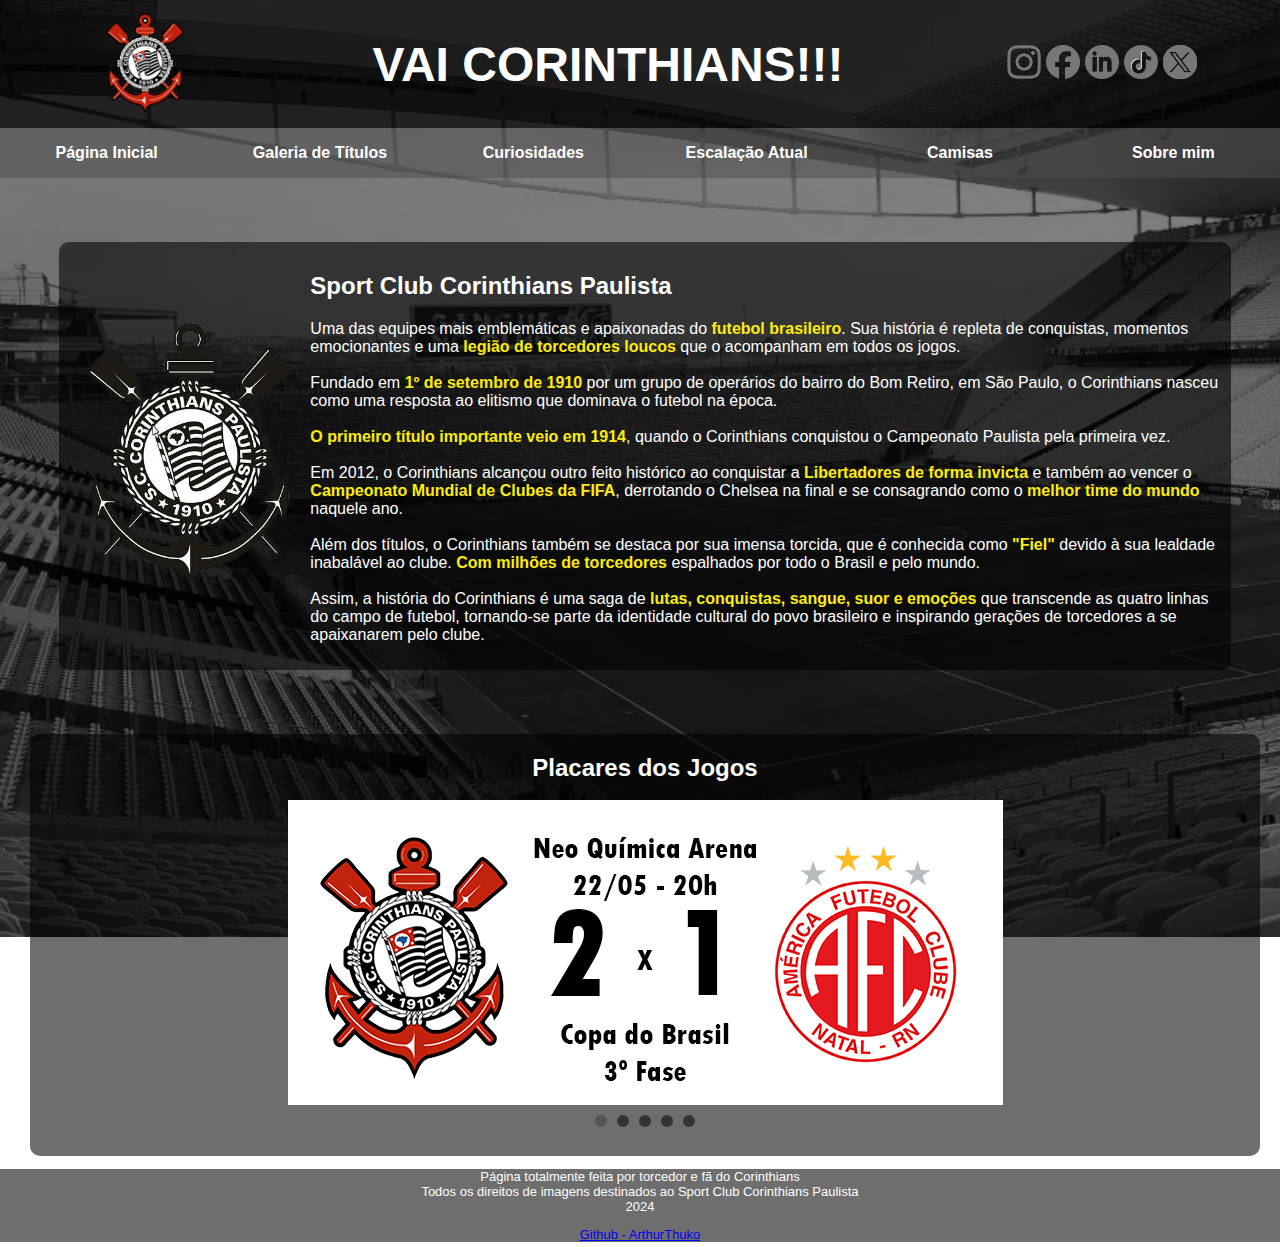
<file: index.html>
<!DOCTYPE html>
<html lang="pt-br">
<head>
    <meta charset="UTF-8">
    <meta name="viewport" content="width=device-width, initial-scale=1.0">
    <title>BandoDeLoucos.com | Página Fã Corinthians</title>
    <link rel="stylesheet" href="css/style.css">
    <link rel="icon" href="images/Corinthians Logos/Icone_Corinthians.png" type="image/png">
    <script src="js/plugins/jquery.min.js"></script>
    <script src="js/plugins/bxslider.js"></script>
    <script src="js/script.js"></script>
</head>
<body>
    <header>
        <img src="images/Corinthians Logos/Corinthians_Logo.png" alt="Logo Corinthians">
        <h1>VAI CORINTHIANS!!!</h1>
        <div>
            <a href="https://www.instagram.com/corinthians/" target="_blank"><img src="images/Redes Sociais Icons/Insta_Logo.png" alt="Instagram"></a>
            <a href="https://www.facebook.com/corinthians/?locale=pt_BR" target="_blank"><img src="images/Redes Sociais Icons/Facebook_Logo.png" alt="Facebook"></a>
            <a href="https://br.linkedin.com/company/sccorinthians" target="_blank"><img src="images/Redes Sociais Icons/Linkedin_Logo.png" alt="Linkedin"></a>
            <a href="https://www.tiktok.com/@corinthians" target="_blank"><img src="images/Redes Sociais Icons/Tiktok_Logo.png" alt="TikTok"></a>
            <a href="https://x.com/Corinthians?ref_src=twsrc%5Egoogle%7Ctwcamp%5Eserp%7Ctwgr%5Eauthor" target="_blank"><img src="images/Redes Sociais Icons/X_Logo.png" alt="X"></a>
        </div>
    </header>

    <nav>
        <ul>
            <li><a href="#">Página Inicial</a></li>
            <li><a href="pages/titulos.html">Galeria de Títulos</a></li>
            <li><a href="pages/curiosidades.html">Curiosidades</a></li>
            <li><a href="pages/escalacao.html">Escalação Atual</a></li>
            <li><a href="pages/camisas.html">Camisas</a></li>
            <li><a href="pages/sobre_mim.html">Sobre mim</a></li>
        </ul>
    </nav>

    <article>
        <div class="post">
            <img src="images/Corinthians Logos/Corinthians_Logo_BP2.png" alt="Logo do Corinthians">
            <div>
                <h2>Sport Club Corinthians Paulista</h2>
                <p>
                Uma das equipes mais emblemáticas e apaixonadas do <strong>futebol brasileiro</strong>. Sua história é repleta de conquistas, momentos emocionantes e uma <strong>legião de torcedores loucos</strong> que o acompanham em todos os jogos.<br>
                <br>Fundado em <strong>1º de setembro de 1910</strong> por um grupo de operários do bairro do Bom Retiro, em São Paulo, o Corinthians nasceu como uma resposta ao elitismo que dominava o futebol na época.<br>
                <br><strong>O primeiro título importante veio em 1914</strong>, quando o Corinthians conquistou o Campeonato Paulista pela primeira vez.<br>
                <br>Em 2012, o Corinthians alcançou outro feito histórico ao conquistar a <strong>Libertadores de forma invicta</strong> e também ao vencer o <strong>Campeonato Mundial de Clubes da FIFA</strong>, derrotando o Chelsea na final e se consagrando como o <strong>melhor time do mundo</strong> naquele ano.<br>
                <br>Além dos títulos, o Corinthians também se destaca por sua imensa torcida, que é conhecida como <strong>"Fiel"</strong> devido à sua lealdade inabalável ao clube. <strong>Com milhões de torcedores</strong> espalhados por todo o Brasil e pelo mundo.<br>
                <br>Assim, a história do Corinthians é uma saga de <strong>lutas, conquistas, sangue, suor e emoções</strong> que transcende as quatro linhas do campo de futebol, tornando-se parte da identidade cultural do povo brasileiro e inspirando gerações de torcedores a se apaixanarem pelo clube.<br>
                </p>
            </div>
        </div>

        <div id="jogos">
            <h2>Placares dos Jogos</h2>
            <div class="container">
                <ul>
                    <li><img src="images/Placares/América de Natal.jpg" alt="América de Natal"></li>
                    <li><img src="images/Placares/Racing.jpg" alt="Racing"></li>
                    <li><img src="images/Placares/Botafogo.jpg" alt="Botafogo"></li>
                    <li><img src="images/Placares/Atlético Goianense.jpg" alt="Atlético Goianense"></li>
                    <li><img src="images/Placares/São Paulo.jpg" alt="São Paulo"></li>
                </ul>
            </div>
        </div>
    </article>

    <footer>
        <p>
            Página totalmente feita por torcedor e fã
            do Corinthians<br>Todos os direitos de imagens destinados ao Sport Club
            Corinthians Paulista <br> 2024
        </p>
        <a href="https://github.com/ArthurThuko" target="_blank">Github - ArthurThuko</a>
    </footer>
</body>
</html>
</file>
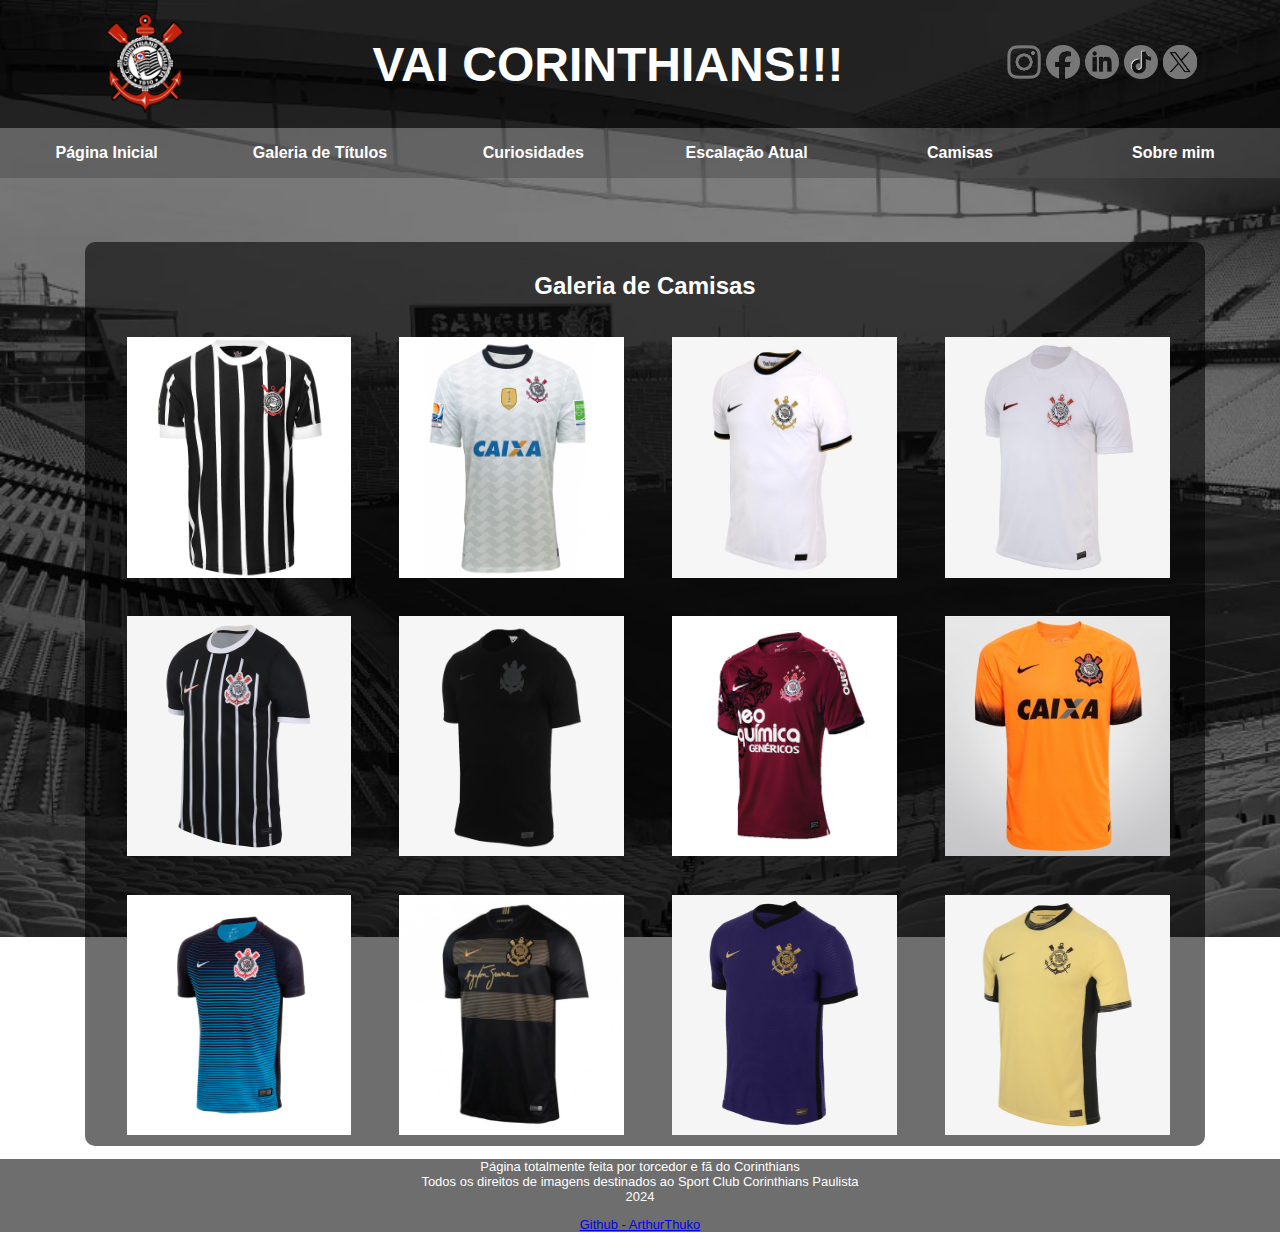
<file: pages/camisas.html>
<!DOCTYPE html>
<html lang="pt-br">
<head>
    <meta charset="UTF-8">
    <meta name="viewport" content="width=device-width, initial-scale=1.0">
    <title>BandoDeLoucos.com | Página Fã Corinthians</title>
    <link rel="stylesheet" href="../css/style.css">
    <link rel="stylesheet" href="../js/plugins/bxslider.css">
    <link rel="stylesheet" href="../js/plugins/magnific.css">
    <script src="../js/plugins/jquery.min.js"></script>
    <script src="../js/plugins/bxslider.js"></script>
    <script src="../js/plugins/magnific.js"></script>
    <script src="../js/script.js""></script>
    <link rel="icon" href="../images/Corinthians Logos/Icone_Corinthians.png" type="image/png">
</head>
<body>
    <header>
        <img src="../images/Corinthians Logos/Corinthians_Logo.png" alt="Logo Corinthians">
        <h1>VAI CORINTHIANS!!!</h1>
        <div>
            <a href="https://www.instagram.com/corinthians/" target="_blank"><img src="../images/Redes Sociais Icons/Insta_Logo.png" alt="Instagram"></a>
            <a href="https://www.facebook.com/corinthians/?locale=pt_BR" target="_blank"><img src="../images/Redes Sociais Icons/Facebook_Logo.png" alt="Facebook"></a>
            <a href="https://br.linkedin.com/company/sccorinthians" target="_blank"><img src="../images/Redes Sociais Icons/Linkedin_Logo.png" alt="Linkedin"></a>
            <a href="https://www.tiktok.com/@corinthians" target="_blank"><img src="../images/Redes Sociais Icons/Tiktok_Logo.png" alt="TikTok"></a>
            <a href="https://x.com/Corinthians?ref_src=twsrc%5Egoogle%7Ctwcamp%5Eserp%7Ctwgr%5Eauthor" target="_blank"><img src="../images/Redes Sociais Icons/X_Logo.png" alt="X"></a>
        </div>
    </header>

    <nav>
        <ul>
            <li><a href="../index.html">Página Inicial</a></li>
            <li><a href="titulos.html">Galeria de Títulos</a></li>
            <li><a href="curiosidades.html">Curiosidades</a></li>
            <li><a href="escalacao.html">Escalação Atual</a></li>
            <li><a href="#">Camisas</a></li>
            <li><a href="sobre_mim.html">Sobre mim</a></li>
        </ul>
    </nav>

    <article>
        <div class="post" id="galeria-camisas">
            <h2>Galeria de Camisas</h2>
            <div class="container">
                <a href="../images/Camisas Corinthians/Camisa-1-1977.png"> <img src="../images/Camisas Corinthians/Camisa-1-1977.png" alt="Camisa 1 - 1977"> </a>
                <a href="../images/Camisas Corinthians/Camisa 1 - 2012.jpg"> <img src="../images/Camisas Corinthians/Camisa 1 - 2012.jpg" alt="Camisa 1 - 2012"> </a>
                <a href="../images/Camisas Corinthians/Camisa 1 - 2022.jpg"> <img src="../images/Camisas Corinthians/Camisa 1 - 2022.jpg" alt="Camisa 1 - 2022"> </a>
                <a href="../images/Camisas Corinthians/Camisa 1 - 2023.avif"> <img src="../images/Camisas Corinthians/Camisa 1 - 2023.avif" alt="Camisa 1 - 2023"> </a>
                <a href="../images/Camisas Corinthians/Camisa 2 - 2023.avif"> <img src="../images/Camisas Corinthians/Camisa 2 - 2023.avif" alt="Camisa 2 - 2023"> </a>
                <a href="../images/Camisas Corinthians/Camisa 2 - 2024.webp"> <img src="../images/Camisas Corinthians/Camisa 2 - 2024.webp" alt="Camisa 2 - 2024"> </a>
                <a href="../images/Camisas Corinthians/Camisa 3 - 2011.png"> <img src="../images/Camisas Corinthians/Camisa 3 - 2011.png" alt="Camisa 3 - 2011"> </a>
                <a href="../images/Camisas Corinthians/Camisa 3 - 2015.jpg"> <img src="../images/Camisas Corinthians/Camisa 3 - 2015.jpg" alt="Camisa 3 - 2015"> </a>
                <a href="../images/Camisas Corinthians/Camisa 3 - 2016.jpg"> <img src="../images/Camisas Corinthians/Camisa 3 - 2016.jpg" alt="Camisa 3 - 2016"> </a>
                <a href="../images/Camisas Corinthians/Camisa 3 - 2018.jpg"> <img src="../images/Camisas Corinthians/Camisa 3 - 2018.jpg" alt="Camisa 3 - 2018"> </a>
                <a href="../images/Camisas Corinthians/Camisa 3 - 2021.avif"> <img src="../images/Camisas Corinthians/Camisa 3 - 2021.avif" alt="Camisa 3 - 2021"> </a>
                <a href="../images/Camisas Corinthians/Camisa 3 - 2023.avif"> <img src="../images/Camisas Corinthians/Camisa 3 - 2023.avif" alt="Camisa 3 - 2023"> </a>
            </div>
        </div>
    </article>

    <footer>
        <p>
            Página totalmente feita por torcedor e fã
            do Corinthians<br>Todos os direitos de imagens destinados ao Sport Club
            Corinthians Paulista <br> 2024
        </p>
        <a href="https://github.com/ArthurThuko" target="_blank">Github - ArthurThuko</a>
    </footer>
</body>
</html>
</file>
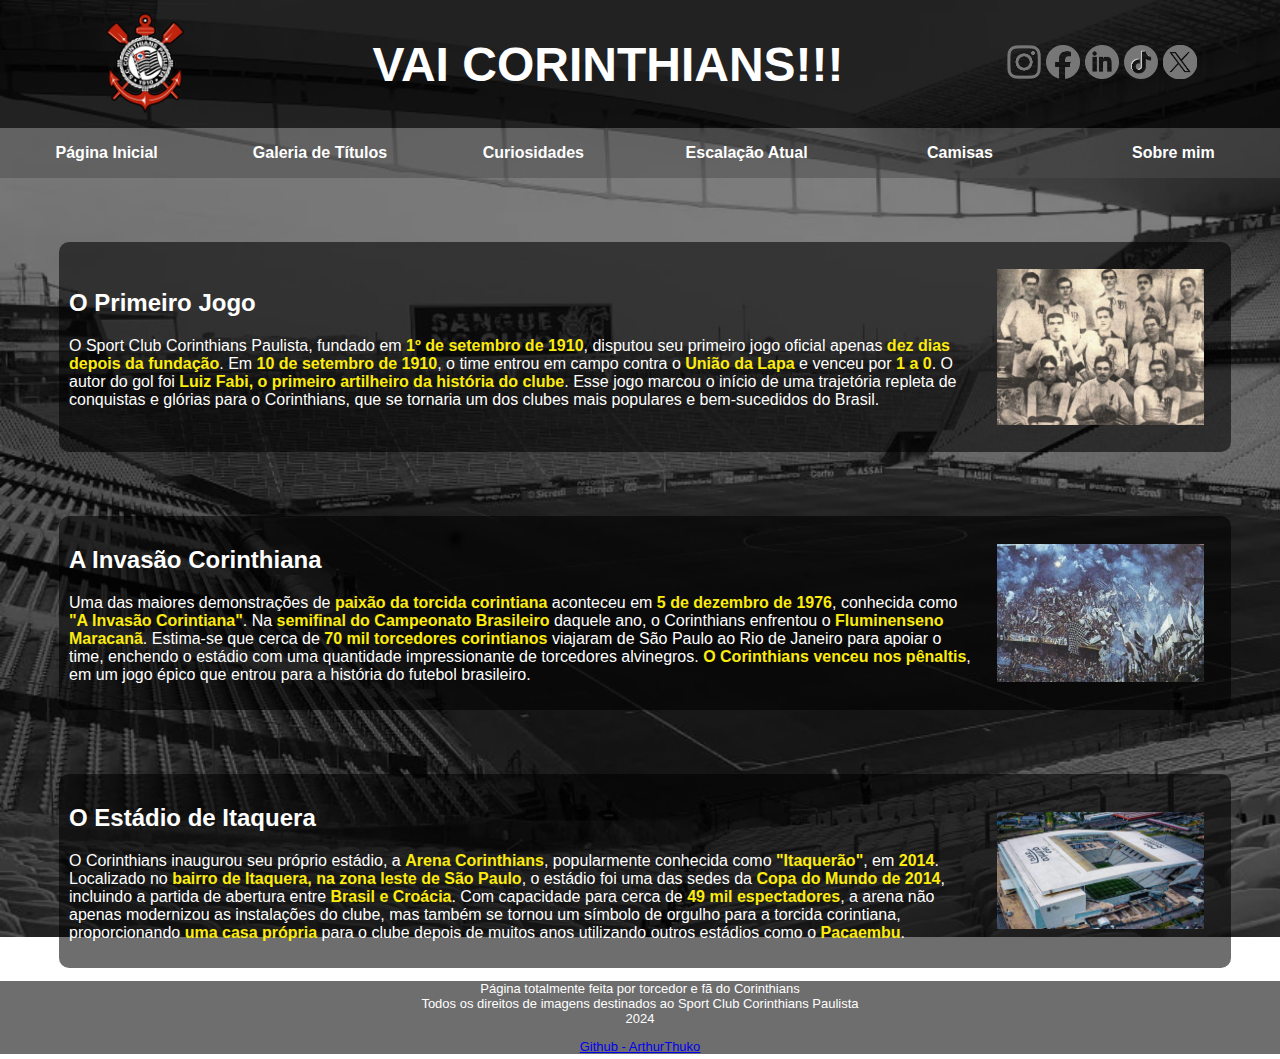
<file: pages/curiosidades.html>
<!DOCTYPE html>
<html lang="pt-br">
<head>
    <meta charset="UTF-8">
    <meta name="viewport" content="width=device-width, initial-scale=1.0">
    <title>BandoDeLoucos.com | Página Fã Corinthians</title>
    <link rel="stylesheet" href="../css/style.css">
    <link rel="icon" href="../images/Corinthians Logos/Icone_Corinthians.png" type="image/png">
</head>
<body>
    <header>
        <img src="../images/Corinthians Logos/Corinthians_Logo.png" alt="Logo Corinthians">
        <h1>VAI CORINTHIANS!!!</h1>
        <div>
            <a href="https://www.instagram.com/corinthians/" target="_blank"><img src="../images/Redes Sociais Icons/Insta_Logo.png" alt="Instagram"></a>
            <a href="https://www.facebook.com/corinthians/?locale=pt_BR" target="_blank"><img src="../images/Redes Sociais Icons/Facebook_Logo.png" alt="Facebook"></a>
            <a href="https://br.linkedin.com/company/sccorinthians" target="_blank"><img src="../images/Redes Sociais Icons/Linkedin_Logo.png" alt="Linkedin"></a>
            <a href="https://www.tiktok.com/@corinthians" target="_blank"><img src="../images/Redes Sociais Icons/Tiktok_Logo.png" alt="TikTok"></a>
            <a href="https://x.com/Corinthians?ref_src=twsrc%5Egoogle%7Ctwcamp%5Eserp%7Ctwgr%5Eauthor" target="_blank"><img src="../images/Redes Sociais Icons/X_Logo.png" alt="X"></a>
        </div>
    </header>

    <nav>
        <ul>
            <li><a href="../index.html">Página Inicial</a></li>
            <li><a href="titulos.html">Galeria de Títulos</a></li>
            <li><a href="#">Curiosidades</a></li>
            <li><a href="escalacao.html">Escalação Atual</a></li>
            <li><a href="camisas.html">Camisas</a></li>
            <li><a href="sobre_mim.html">Sobre mim</a></li>
        </ul>
    </nav>

    <article>
        <div class="post">
            <div>
                <h2>O Primeiro Jogo</h2>
                <p>
                    O Sport Club Corinthians Paulista, fundado em <strong>1º de setembro de 1910</strong>,
                    disputou seu primeiro jogo oficial apenas <strong>dez dias depois da fundação</strong>.
                    Em <strong>10 de setembro de 1910</strong>, o time entrou em campo contra o <strong>União da Lapa</strong>
                    e venceu por <strong>1 a 0</strong>. O autor do gol foi <strong>Luiz Fabi, o primeiro artilheiro da história do clube</strong>.
                    Esse jogo marcou o início de uma trajetória repleta de conquistas e glórias para o Corinthians, que se tornaria um dos clubes mais populares e bem-sucedidos do Brasil.
                </p>
            </div>
            <img src="../images/Curiosidades/Primeiro Elenco.jpeg" alt="Primeiro Elenco">
        </div>

        <div class="post">
            <div>
                <h2>A Invasão Corinthiana</h2>
                <p>
                    Uma das maiores demonstrações de <strong>paixão da torcida corintiana</strong>
                    aconteceu em <strong>5 de dezembro de 1976</strong>, conhecida como <strong>"A Invasão Corintiana"</strong>.
                    Na <strong>semifinal do Campeonato Brasileiro</strong> daquele ano, o Corinthians enfrentou o <strong>Fluminenseno Maracanã</strong>.
                    Estima-se que cerca de <strong>70 mil torcedores corintianos</strong> viajaram de São Paulo ao Rio de Janeiro
                    para apoiar o time, enchendo o estádio com uma quantidade impressionante de torcedores alvinegros.
                    <strong>O Corinthians venceu nos pênaltis</strong>, em um jogo épico que entrou para a história do futebol brasileiro.
                </p>
            </div>
            <img src="../images/Curiosidades/Invasão Corinthiana.jpg" alt="Invasão Corinthiana">
        </div>

        <div class="post">
            <div>
                <h2>O Estádio de Itaquera</h2>
                <p>
                    O Corinthians inaugurou seu próprio estádio, a <strong>Arena Corinthians</strong>,
                    popularmente conhecida como <strong>"Itaquerão"</strong>, em <strong>2014</strong>.
                    Localizado no <strong>bairro de Itaquera, na zona leste de São Paulo</strong>,
                    o estádio foi uma das sedes da <strong>Copa do Mundo de 2014</strong>,
                    incluindo a partida de abertura entre <strong>Brasil e Croácia</strong>.
                    Com capacidade para cerca de <strong>49 mil espectadores</strong>,
                    a arena não apenas modernizou as instalações do clube, mas também se tornou um símbolo
                    de orgulho para a torcida corintiana, proporcionando <strong>uma casa própria</strong>
                    para o clube depois de muitos anos utilizando outros estádios como o <strong>Pacaembu</strong>.
                </p>
            </div>
            <img src="../images/Curiosidades/Arena Corinthians.jpeg" alt="Arena Corinthians">
        </div>
    </article>

    <footer>
        <p>
            Página totalmente feita por torcedor e fã
            do Corinthians<br>Todos os direitos de imagens destinados ao Sport Club
            Corinthians Paulista <br> 2024
        </p>
        <a href="https://github.com/ArthurThuko" target="_blank">Github - ArthurThuko</a>
    </footer>
</body>
</html>
</file>
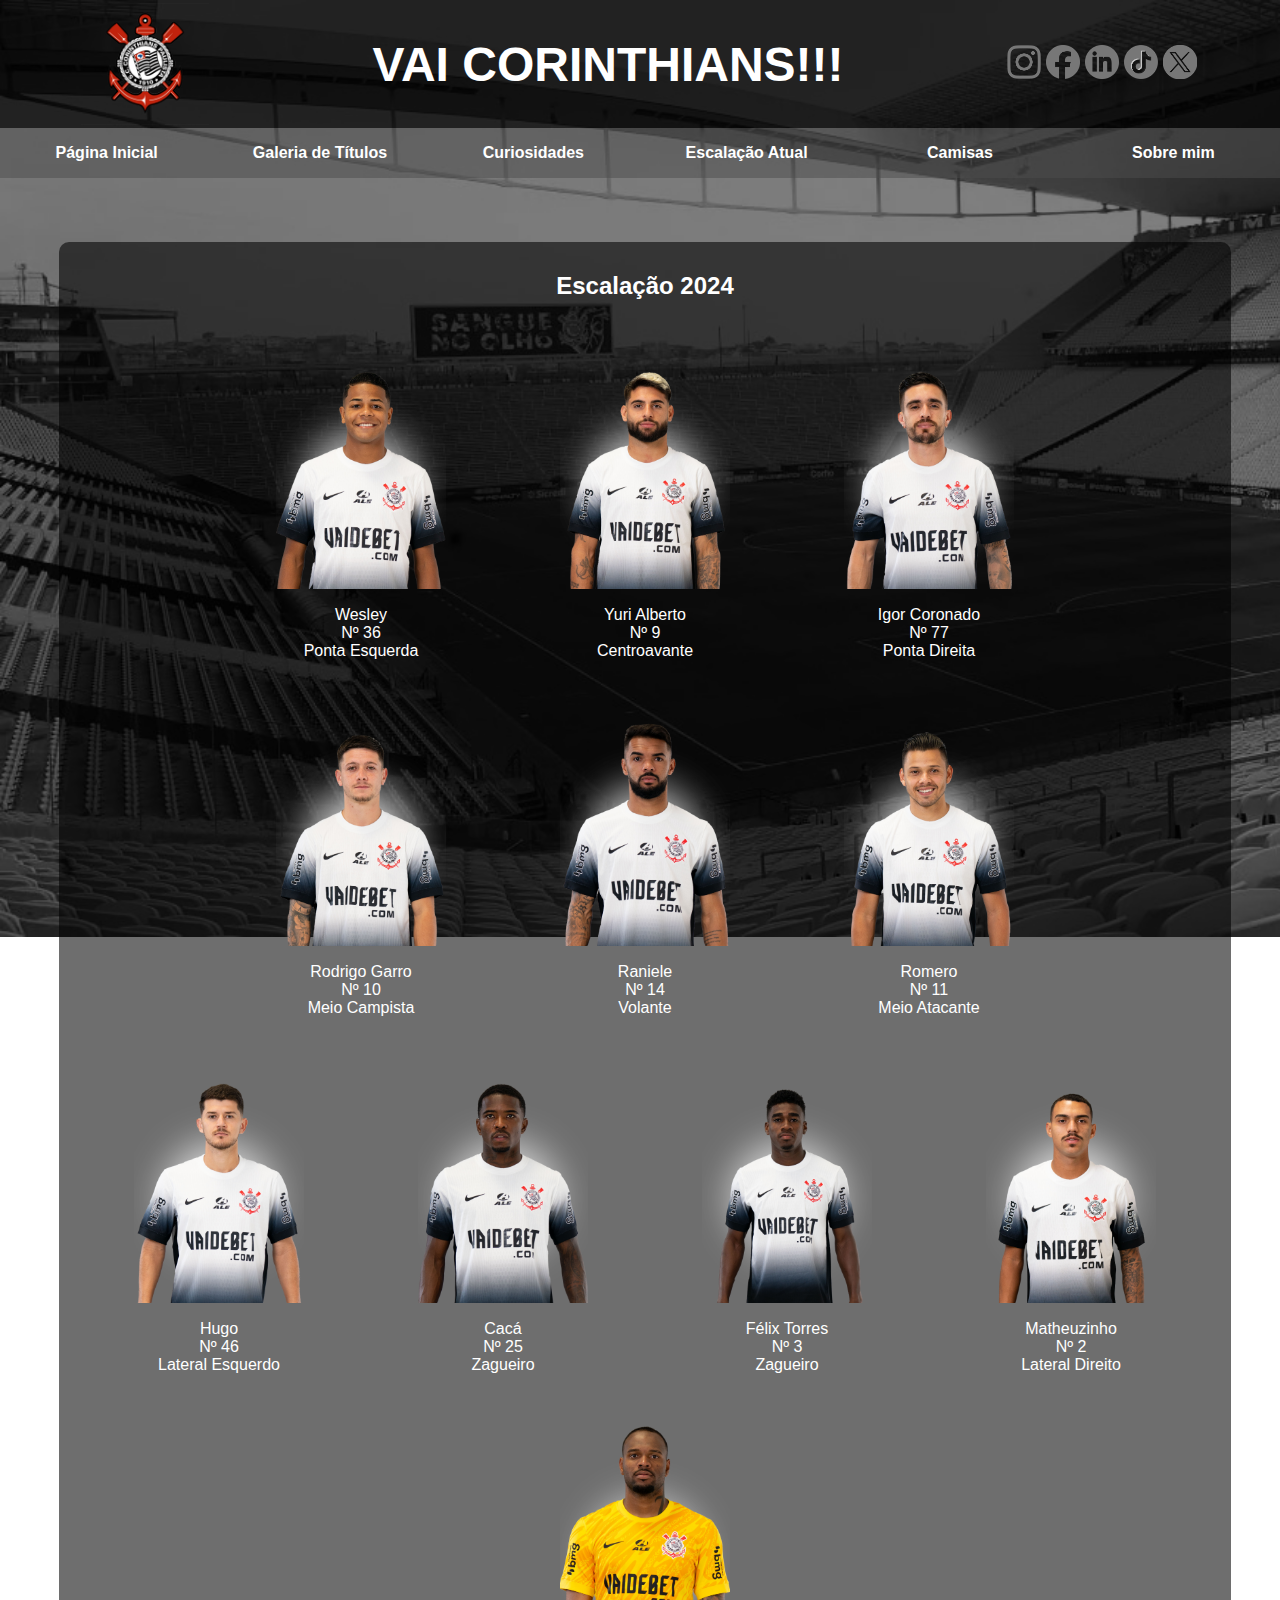
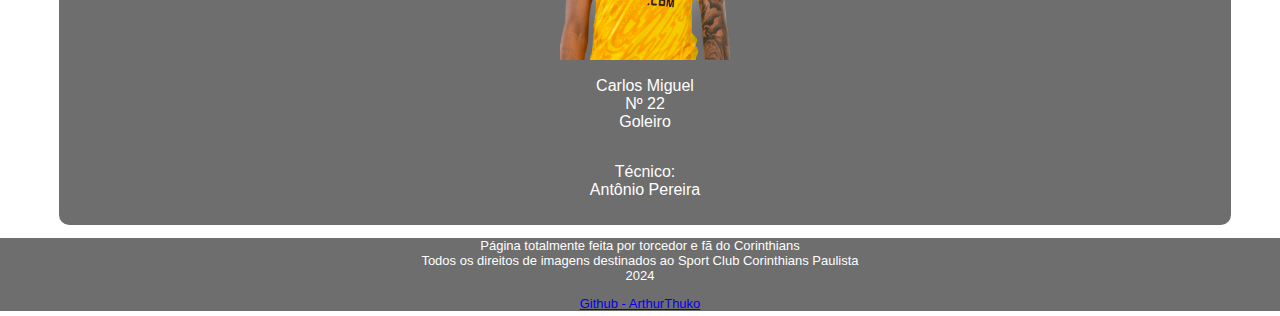
<file: pages/escalacao.html>
<!DOCTYPE html>
<html lang="pt-br">
<head>
    <meta charset="UTF-8">
    <meta name="viewport" content="width=device-width, initial-scale=1.0">
    <title>BandoDeLoucos.com | Página Fã Corinthians</title>
    <link rel="stylesheet" href="../css/style.css">
    <link rel="icon" href="../images/Corinthians Logos/Icone_Corinthians.png" type="image/png">
</head>
<body>
    <header>
        <img src="../images/Corinthians Logos/Corinthians_Logo.png" alt="Logo Corinthians">
        <h1>VAI CORINTHIANS!!!</h1>
        <div>
            <a href="https://www.instagram.com/corinthians/" target="_blank"><img src="../images/Redes Sociais Icons/Insta_Logo.png" alt="Instagram"></a>
            <a href="https://www.facebook.com/corinthians/?locale=pt_BR" target="_blank"><img src="../images/Redes Sociais Icons/Facebook_Logo.png" alt="Facebook"></a>
            <a href="https://br.linkedin.com/company/sccorinthians" target="_blank"><img src="../images/Redes Sociais Icons/Linkedin_Logo.png" alt="Linkedin"></a>
            <a href="https://www.tiktok.com/@corinthians" target="_blank"><img src="../images/Redes Sociais Icons/Tiktok_Logo.png" alt="TikTok"></a>
            <a href="https://x.com/Corinthians?ref_src=twsrc%5Egoogle%7Ctwcamp%5Eserp%7Ctwgr%5Eauthor" target="_blank"><img src="../images/Redes Sociais Icons/X_Logo.png" alt="X"></a>
        </div>
    </header>

    <nav>
        <ul>
            <li><a href="../index.html">Página Inicial</a></li>
            <li><a href="titulos.html">Galeria de Títulos</a></li>
            <li><a href="curiosidades.html">Curiosidades</a></li>
            <li><a href="#">Escalação Atual</a></li>
            <li><a href="camisas.html">Camisas</a></li>
            <li><a href="sobre_mim.html">Sobre mim</a></li>
        </ul>
    </nav>

    <article>
        <div class="post" id="escalacao">
            <h2>Escalação 2024</h2>
            <div>
                <div class="faixa">
                    <ul>
                        <img src="../images/Jogadores/Wesley.png" alt="Wesley">
                        <li>Wesley</li>
                        <li>Nº 36</li>
                        <li>Ponta Esquerda</li>
                    </ul>
                    <ul>
                        <img src="../images/Jogadores/Yuri Alberto.png" alt="Yuri Alberto">
                        <li>Yuri Alberto</li>
                        <li>Nº 9</li>
                        <li>Centroavante</li>
                    </ul>
                    <ul>
                        <img src="../images/Jogadores/Igor Coronado.png" alt="Igor Coronado">
                        <li>Igor Coronado</li>
                        <li>Nº 77</li>
                        <li>Ponta Direita</li>
                    </ul>
                </div>
                <div class="faixa">
                    <ul>
                        <img src="../images/Jogadores/Rodrigo Garro.png" alt="Rodrigo Garro">
                        <li>Rodrigo Garro</li>
                        <li>Nº 10</li>
                        <li>Meio Campista</li>
                    </ul>
                    <ul>
                        <img src="../images/Jogadores/Raniele.png" alt="Raniele">
                        <li>Raniele</li>
                        <li>Nº 14</li>
                        <li>Volante</li>
                    </ul>
                    <ul>
                        <img src="../images/Jogadores/Romero.png" alt="Romero">
                        <li>Romero</li>
                        <li>Nº 11</li>
                        <li>Meio Atacante</li>
                    </ul>
                </div>
                <div class="faixa">
                    <ul>
                        <img src="../images/Jogadores/Hugo.png" alt="Hugo">
                        <li>Hugo</li>
                        <li>Nº 46</li>
                        <li>Lateral Esquerdo</li>
                    </ul>
                    <ul>
                        <img src="../images/Jogadores/Cacá.png" alt="Cacá">
                        <li>Cacá</li>
                        <li>Nº 25</li>
                        <li>Zagueiro</li>
                    </ul>
                    <ul>
                        <img src="../images/Jogadores/Félix Torres.png" alt="Félix Torres">
                        <li>Félix Torres</li>
                        <li>Nº 3</li>
                        <li>Zagueiro</li>
                    </ul>
                    <ul>
                        <img src="../images/Jogadores/Matheuzinho.png" alt="Matheuzinho">
                        <li>Matheuzinho</li>
                        <li>Nº 2</li>
                        <li>Lateral Direito</li>
                    </ul>
                </div>
                <div class="faixa">
                    <ul>
                        <img src="../images/Jogadores/Carlos Miguel.png" alt="Carlos Miguel">
                        <li>Carlos Miguel</li>
                        <li>Nº 22</li>
                        <li>Goleiro</li>
                    </ul>
                </div>
                <p>Técnico:<br>Antônio Pereira</p>
            </div>
        </div>
    </article>

    <footer>
        <p>
            Página totalmente feita por torcedor e fã
            do Corinthians<br>Todos os direitos de imagens destinados ao Sport Club
            Corinthians Paulista <br> 2024
        </p>
        <a href="https://github.com/ArthurThuko" target="_blank">Github - ArthurThuko</a>
    </footer>
</body>
</html>
</file>
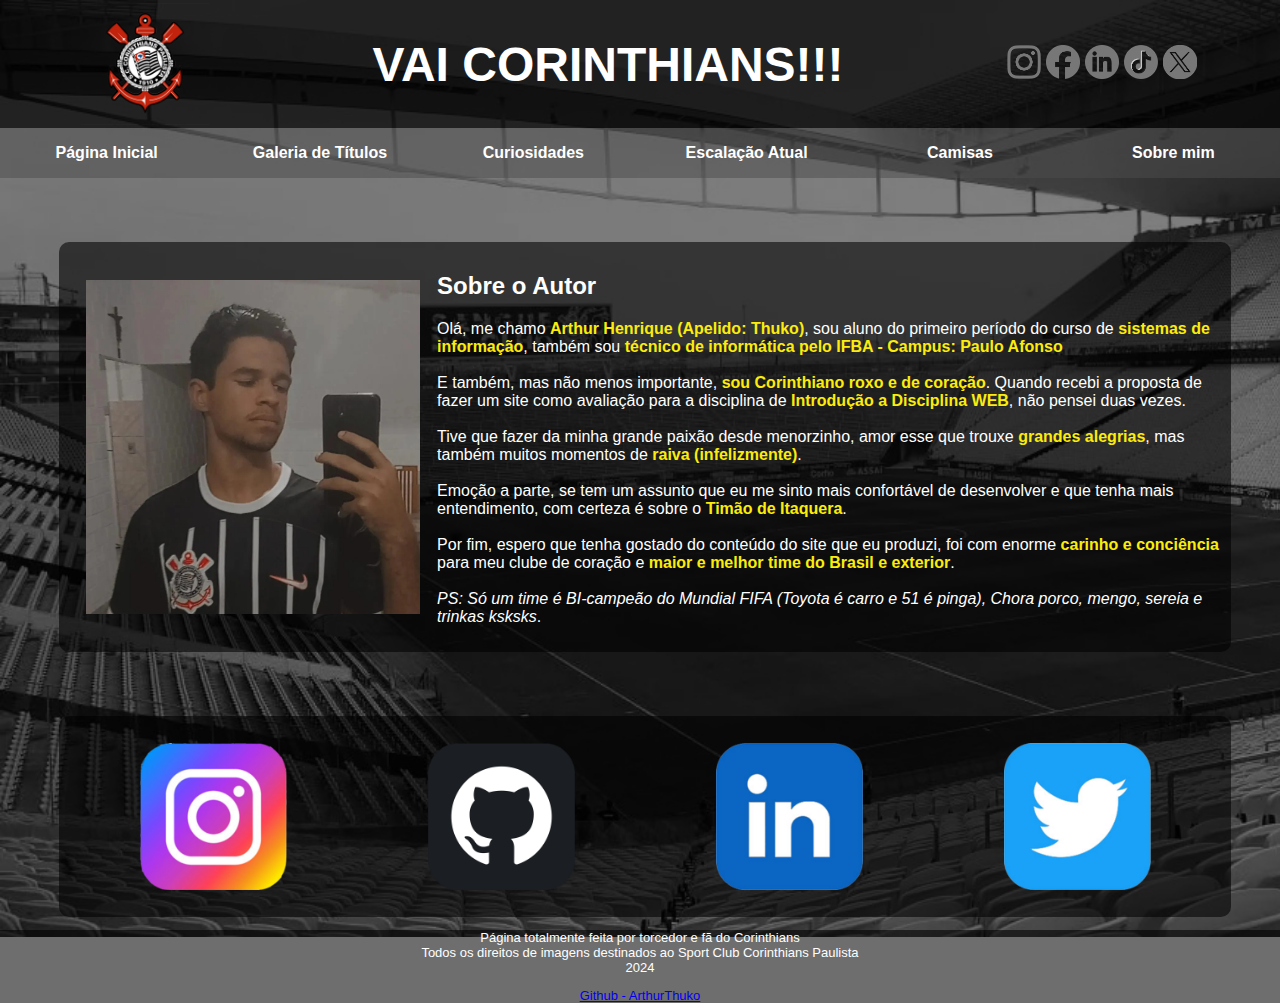
<file: pages/sobre_mim.html>
<!DOCTYPE html>
<html lang="pt-br">
<head>
    <meta charset="UTF-8">
    <meta name="viewport" content="width=device-width, initial-scale=1.0">
    <title>BandoDeLoucos.com | Página Fã Corinthians</title>
    <link rel="stylesheet" href="../css/style.css">
    <link rel="icon" href="../images/Corinthians Logos/Icone_Corinthians.png" type="image/png">
</head>
<body>
    <header>
        <img src="../images/Corinthians Logos/Corinthians_Logo.png" alt="Logo Corinthians">
        <h1>VAI CORINTHIANS!!!</h1>
        <div>
            <a href="https://www.instagram.com/corinthians/" target="_blank"><img src="../images/Redes Sociais Icons/Insta_Logo.png" alt="Instagram"></a>
            <a href="https://www.facebook.com/corinthians/?locale=pt_BR" target="_blank"><img src="../images/Redes Sociais Icons/Facebook_Logo.png" alt="Facebook"></a>
            <a href="https://br.linkedin.com/company/sccorinthians" target="_blank"><img src="../images/Redes Sociais Icons/Linkedin_Logo.png" alt="Linkedin"></a>
            <a href="https://www.tiktok.com/@corinthians" target="_blank"><img src="../images/Redes Sociais Icons/Tiktok_Logo.png" alt="TikTok"></a>
            <a href="https://x.com/Corinthians?ref_src=twsrc%5Egoogle%7Ctwcamp%5Eserp%7Ctwgr%5Eauthor" target="_blank"><img src="../images/Redes Sociais Icons/X_Logo.png" alt="X"></a>
        </div>
    </header>

    <nav>
        <ul>
            <li><a href="../index.html">Página Inicial</a></li>
            <li><a href="titulos.html">Galeria de Títulos</a></li>
            <li><a href="curiosidades.html">Curiosidades</a></li>
            <li><a href="escalacao.html">Escalação Atual</a></li>
            <li><a href="camisas.html">Camisas</a></li>
            <li><a href="#">Sobre mim</a></li>
        </ul>
    </nav>

    <article>
        <div class="post">
            <img src="../images/Imagem do Autor/Sobre o Autor.jpeg" id="foto-autor" alt="Foto do Autor">
            <div>
                <h2>Sobre o Autor</h2>
                <p>
                    Olá, me chamo <strong>Arthur Henrique (Apelido: Thuko)</strong>, sou aluno do primeiro período do curso de <strong>sistemas de informação</strong>, também sou <strong>técnico de informática pelo IFBA - Campus: Paulo Afonso</strong><br>
                    <br>E também, mas não menos importante, <strong>sou Corinthiano roxo e de coração</strong>. Quando recebi a proposta de fazer um site como avaliação para a disciplina de <strong>Introdução a Disciplina WEB</strong>, não pensei duas vezes.<br>
                    <br>Tive que fazer da minha grande paixão desde menorzinho, amor esse que trouxe <strong>grandes alegrias</strong>, mas também muitos momentos de <strong>raiva (infelizmente)</strong>.<br>
                    <br>Emoção a parte, se tem um assunto que eu me sinto mais confortável de desenvolver e que tenha mais entendimento, com certeza é sobre o <strong>Timão de Itaquera</strong>.<br>
                    <br>Por fim, espero que tenha gostado do conteúdo do site que eu produzi, foi com enorme <strong>carinho e conciência</strong> para meu clube de coração e <strong>maior e melhor time do Brasil e exterior</strong>.<br>
                    <br><em>PS: Só um time é BI-campeão do Mundial FIFA (Toyota é carro e 51 é pinga), Chora porco, mengo, sereia e trinkas ksksks</em>.
                </p>
            </div>
        </div>

        <div class="post" id="r-s">
            <div id="minhas-redes">
                <a href="https://www.instagram.com/arth_henriq/" target="_blank"><img src="../images/Redes Sociais Autor/Instagram.png" alt="Instagram"></a>
                <a href="https://github.com/ArthurThuko" target="_blank"><img src="../images/Redes Sociais Autor/GitHub.png" alt="GitHub"></a>
                <a href="https://www.linkedin.com/in/arthur-henrique-sfc/" target="_blank"><img src="../images/Redes Sociais Autor/Likendin.png" alt="Linkedin"></a>
                <a href="https://x.com/THUKAOLOK" target="_blank"><img src="../images/Redes Sociais Autor/X-Twitter.png" alt="X"></a>
            </div>
        </div>
    </article>

    <footer>
        <p>
            Página totalmente feita por torcedor e fã
            do Corinthians<br>Todos os direitos de imagens destinados ao Sport Club
            Corinthians Paulista <br> 2024
        </p>
        <a href="https://github.com/ArthurThuko" target="_blank">Github - ArthurThuko</a>
    </footer>
</body>
</html>
</file>
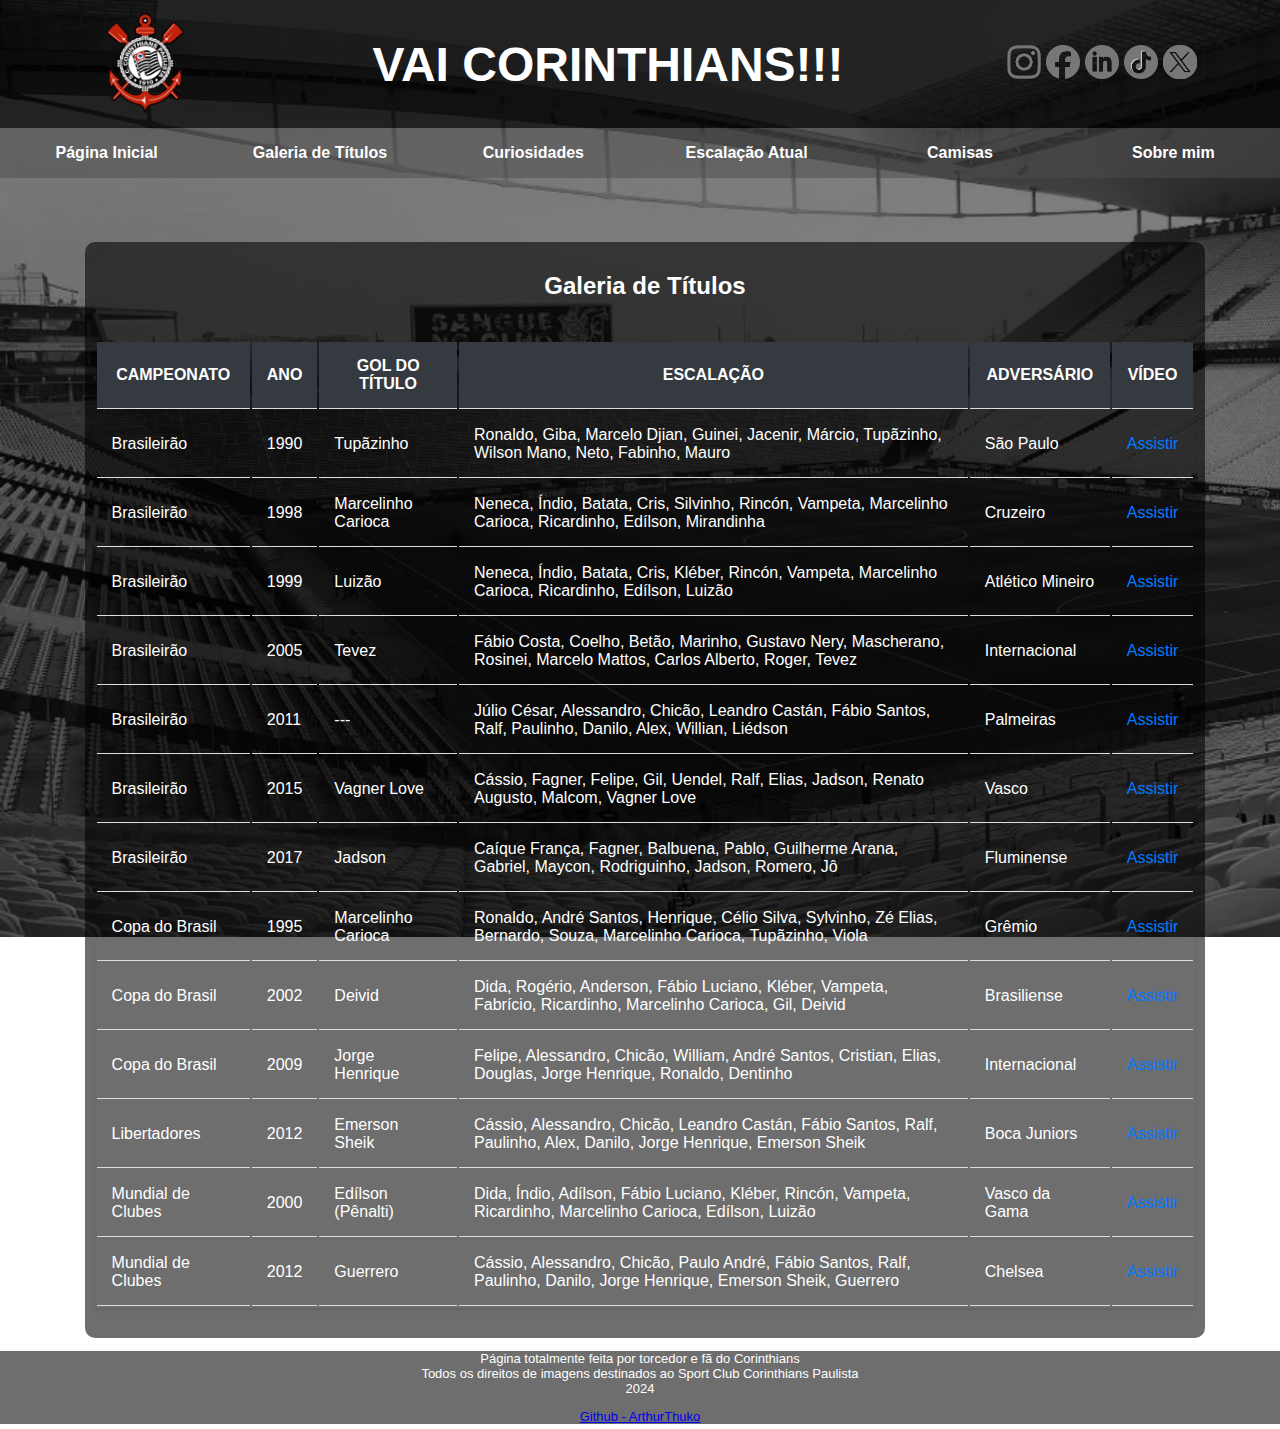
<file: pages/titulos.html>
<!DOCTYPE html>
<html lang="pt-br">
<head>
    <meta charset="UTF-8">
    <meta name="viewport" content="width=device-width, initial-scale=1.0">
    <title>BandoDeLoucos.com | Página Fã Corinthians</title>
    <link rel="stylesheet" href="../css/style.css">
    <link rel="icon" href="../images/Corinthians Logos/Icone_Corinthians.png" type="image/png">
</head>
<body>
    <header>
        <img src="../images/Corinthians Logos/Corinthians_Logo.png" alt="Logo Corinthians">
        <h1>VAI CORINTHIANS!!!</h1>
        <div>
            <a href="https://www.instagram.com/corinthians/" target="_blank"><img src="../images/Redes Sociais Icons/Insta_Logo.png" alt="Instagram"></a>
            <a href="https://www.facebook.com/corinthians/?locale=pt_BR" target="_blank"><img src="../images/Redes Sociais Icons/Facebook_Logo.png" alt="Facebook"></a>
            <a href="https://br.linkedin.com/company/sccorinthians" target="_blank"><img src="../images/Redes Sociais Icons/Linkedin_Logo.png" alt="Linkedin"></a>
            <a href="https://www.tiktok.com/@corinthians" target="_blank"><img src="../images/Redes Sociais Icons/Tiktok_Logo.png" alt="TikTok"></a>
            <a href="https://x.com/Corinthians?ref_src=twsrc%5Egoogle%7Ctwcamp%5Eserp%7Ctwgr%5Eauthor" target="_blank"><img src="../images/Redes Sociais Icons/X_Logo.png" alt="X"></a>
        </div>
    </header>

    <nav>
        <ul>
            <li><a href="../index.html">Página Inicial</a></li>
            <li><a href="#">Galeria de Títulos</a></li>
            <li><a href="curiosidades.html">Curiosidades</a></li>
            <li><a href="escalacao.html">Escalação Atual</a></li>
            <li><a href="camisas.html">Camisas</a></li>
            <li><a href="sobre_mim.html">Sobre mim</a></li>
        </ul>
    </nav>

    <article>
        <div class="post" id="galeria-camisas">
            <h2>Galeria de Títulos</h2>
            <table>
                <thead>
                    <tr>
                        <th>Campeonato</th>
                        <th>Ano</th>
                        <th>Gol do Título</th>
                        <th>Escalação</th>
                        <th>Adversário</th>
                        <th>Vídeo</th>
                    </tr>
                </thead>
                <tbody>
                    <tr>
                        <td>Brasileirão</td>
                        <td>1990</td>
                        <td>Tupãzinho</td>
                        <td>Ronaldo, Giba, Marcelo Djian, Guinei, Jacenir, Márcio, Tupãzinho, Wilson Mano, Neto, Fabinho, Mauro</td>
                        <td>São Paulo</td>
                        <td><a href="https://www.youtube.com/watch?v=hj1d4_djDBE&t=700s&pp=ygUoZ29sIGRlIG5ldG8gYnJhc2lsZWlyw6NvIDE5OTAgc8OjbyBwYXVsbw%3D%3D" class="video-link" target="_blank"><i class="fas fa-play-circle"></i> Assistir</a></td>
                    </tr>
                    <tr>
                        <td>Brasileirão</td>
                        <td>1998</td>
                        <td>Marcelinho Carioca</td>
                        <td>Neneca, Índio, Batata, Cris, Silvinho, Rincón, Vampeta, Marcelinho Carioca, Ricardinho, Edílson, Mirandinha</td>
                        <td>Cruzeiro</td>
                        <td><a href="https://www.youtube.com/watch?v=t71YgCw21TQ" class="video-link" target="_blank"><i class="fas fa-play-circle"></i> Assistir</a></td>
                    </tr>
                    <tr>
                        <td>Brasileirão</td>
                        <td>1999</td>
                        <td>Luizão</td>
                        <td>Neneca, Índio, Batata, Cris, Kléber, Rincón, Vampeta, Marcelinho Carioca, Ricardinho, Edílson, Luizão</td>
                        <td>Atlético Mineiro</td>
                        <td><a href="https://www.youtube.com/watch?v=dDB9DqzWbZU" class="video-link" target="_blank"><i class="fas fa-play-circle"></i> Assistir</a></td>
                    </tr>
                    <tr>
                        <td>Brasileirão</td>
                        <td>2005</td>
                        <td>Tevez</td>
                        <td>Fábio Costa, Coelho, Betão, Marinho, Gustavo Nery, Mascherano, Rosinei, Marcelo Mattos, Carlos Alberto, Roger, Tevez</td>
                        <td>Internacional</td>
                        <td><a href="https://www.youtube.com/watch?v=VYLtOaMpW6E" class="video-link" target="_blank"><i class="fas fa-play-circle"></i> Assistir</a></td>
                    </tr>
                    <tr>
                        <td>Brasileirão</td>
                        <td>2011</td>
                        <td>---</td>
                        <td>Júlio César, Alessandro, Chicão, Leandro Castán, Fábio Santos, Ralf, Paulinho, Danilo, Alex, Willian, Liédson</td>
                        <td>Palmeiras</td>
                        <td><a href="https://www.youtube.com/watch?v=zfP4Tb7B7Zg" class="video-link" target="_blank"><i class="fas fa-play-circle"></i> Assistir</a></td>
                    </tr>
                    <tr>
                        <td>Brasileirão</td>
                        <td>2015</td>
                        <td>Vagner Love</td>
                        <td>Cássio, Fagner, Felipe, Gil, Uendel, Ralf, Elias, Jadson, Renato Augusto, Malcom, Vagner Love</td>
                        <td>Vasco</td>
                        <td><a href="https://www.youtube.com/watch?v=jNPtGiO6QEE" class="video-link" target="_blank"><i class="fas fa-play-circle"></i> Assistir</a></td>
                    </tr>
                    <tr>
                        <td>Brasileirão</td>
                        <td>2017</td>
                        <td>Jadson</td>
                        <td>Caíque França, Fagner, Balbuena, Pablo, Guilherme Arana, Gabriel, Maycon, Rodriguinho, Jadson, Romero, Jô</td>
                        <td>Fluminense</td>
                        <td><a href="https://www.youtube.com/watch?v=yQR8jyTZb7s" class="video-link" target="_blank"><i class="fas fa-play-circle"></i> Assistir</a></td>
                    </tr>
                    <tr>
                        <td>Copa do Brasil</td>
                        <td>1995</td>
                        <td>Marcelinho Carioca</td>
                        <td>Ronaldo, André Santos, Henrique, Célio Silva, Sylvinho, Zé Elias, Bernardo, Souza, Marcelinho Carioca, Tupãzinho, Viola</td>
                        <td>Grêmio</td>
                        <td><a href="https://www.youtube.com/watch?v=g37LndAcki8" class="video-link" target="_blank"><i class="fas fa-play-circle"></i> Assistir</a></td>
                    </tr>
                    <tr>
                        <td>Copa do Brasil</td>
                        <td>2002</td>
                        <td>Deivid</td>
                        <td>Dida, Rogério, Anderson, Fábio Luciano, Kléber, Vampeta, Fabrício, Ricardinho, Marcelinho Carioca, Gil, Deivid</td>
                        <td>Brasiliense</td>
                        <td><a href="https://www.youtube.com/watch?v=l9BO63D7vAk&pp=ygUfY29yaW50aGlhbnMgeCBicmFzaWxpZW5zZSAyMDAyIA%3D%3D" class="video-link" target="_blank"><i class="fas fa-play-circle"></i> Assistir</a></td>
                    </tr>
                    <tr>
                        <td>Copa do Brasil</td>
                        <td>2009</td>
                        <td>Jorge Henrique</td>
                        <td>Felipe, Alessandro, Chicão, William, André Santos, Cristian, Elias, Douglas, Jorge Henrique, Ronaldo, Dentinho</td>
                        <td>Internacional</td>
                        <td><a href="https://www.youtube.com/watch?v=KvmHvyZmqIA" class="video-link" target="_blank"><i class="fas fa-play-circle"></i> Assistir</a></td>
                    </tr>
                    <tr>
                        <td>Libertadores</td>
                        <td>2012</td>
                        <td>Emerson Sheik</td>
                        <td>Cássio, Alessandro, Chicão, Leandro Castán, Fábio Santos, Ralf, Paulinho, Alex, Danilo, Jorge Henrique, Emerson Sheik</td>
                        <td>Boca Juniors</td>
                        <td><a href="https://www.youtube.com/watch?v=5XaIuv6KZ4Q&pp=ygUgY29yaW50aGlhbnMgeCBib2NhIGp1bmlvcnMgMjAxMiA%3D" class="video-link" target="_blank"><i class="fas fa-play-circle"></i> Assistir</a></td>
                    </tr>
                    <tr>
                        <td>Mundial de Clubes</td>
                        <td>2000</td>
                        <td>Edílson (Pênalti)</td>
                        <td>Dida, Índio, Adílson, Fábio Luciano, Kléber, Rincón, Vampeta, Ricardinho, Marcelinho Carioca, Edílson, Luizão</td>
                        <td>Vasco da Gama</td>
                        <td><a href="https://www.youtube.com/watch?v=gr-LqLIDnEU&pp=ygUXY29ucmh0aW5hcyBtdW5kaWFsIDIwMDA%3D" class="video-link" target="_blank"><i class="fas fa-play-circle"></i> Assistir</a></td>
                    </tr>
                    <tr>
                        <td>Mundial de Clubes</td>
                        <td>2012</td>
                        <td>Guerrero</td>
                        <td>Cássio, Alessandro, Chicão, Paulo André, Fábio Santos, Ralf, Paulinho, Danilo, Jorge Henrique, Emerson Sheik, Guerrero</td>
                        <td>Chelsea</td>
                        <td><a href="https://www.youtube.com/watch?v=IbeD6YarPvg&pp=ygUUY29ucmh0aW5hcyB4IGNoZWxzZWE%3D" class="video-link" target="_blank"><i class="fas fa-play-circle"></i> Assistir</a></td>
                    </tr>
                </tbody>
            </table>
        </div>
    </article>

    <footer>
        <p>
            Página totalmente feita por torcedor e fã
            do Corinthians<br>Todos os direitos de imagens destinados ao Sport Club
            Corinthians Paulista <br> 2024
        </p>
        <a href="https://github.com/ArthurThuko" target="_blank">Github - ArthurThuko</a>
    </footer>
</body>
</html>
</file>
<file: css/style.css>
:root {
    --cor-01: #fff;
    --cor-02: #fcec0d;
}

::-webkit-scrollbar {
    width: 7px;
}

::-webkit-scrollbar-track {
    background: var(--cor-01);
}

::-webkit-scrollbar-thumb {
    background: var(--cor-02);
    border-radius: 50px;
}

* {
    font-family: 'Gill Sans', 'Gill Sans MT', Calibri, 'Trebuchet MS', sans-serif;
}

body {
    margin: 0;
    background-image: url("../images/Imagem de Fundo/Arena_Corinthians.jpg");
    background-attachment: fixed;
    background-repeat: no-repeat;
    background-size: 130%;
    overflow-x: hidden;
}

header {
    display: inline-flex;
    align-items: center;
    justify-content: space-around;
    background-color: #000000b6;
}

header img {
    width: 10%;
}

header h1 {
    display: inline-flex;
    align-items: center;
    color: var(--cor-01);
    font-size: 300%;
}

header div {
    width: 15%;
    display: flow-root;
}

header div img {
    width: 18%;
    max-width: 18%;
}

nav {
    background-color: #4e4e4e81;
    display: flow-root;
    margin-top: -4px;
}

nav ul {
    display: table;
    width: 100%;
    padding: 0;
}

nav ul li {
    list-style-type: none;
    display: table-cell;
    width: 12%;
    text-align: center;
}

nav ul li a {
    text-decoration: none;
    width: 100%;
    height: 100%;
    color: #fff;
    font-weight: bold;
}

nav ul li a:hover {
    color: var(--cor-02);
    text-shadow: 0.1em 0.1em 0.1em #333;
}

article {
    width: 100%;
    display: flex;
    flex-direction: column;
    justify-content: center;
    align-items: center;
    padding-left: 5px;
}

.post {
    background-color: #00000091;
    width: 90%;
    margin-top: 5%;
    border-radius: 10px;
    padding: 10px;
    display: flex;
    align-items: center;
}

.post img {
    margin: 17px;
    width: 18%;
    height: 100%;
    float: left;
}

strong {
    color: var(--cor-02);
}

h2, p {
    color: var(--cor-01);
}

ul {
    list-style-type: none;
}

li {
    color: var(--cor-01);
    text-align: center;
}

.container {
    display: flow-root;
}

.card {
    display: grid;
    justify-items: center;
}

.card img {
    width: 19%;
}

.card ul {
    margin-top: 10px;
    padding: 0;
}

.container {
    max-width: 1200px;
    margin: 0 auto;
    padding-left: 15px;
    padding-right: 15px;
}

.bx-wrapper .bx-prev {
    left: 10px;
}

.bx-wrapper .bx-next {
    right: 10px;
}

.bx-wrapper .bx-prev:hover, .bx-wrapper .bx-next:hover {
    background: #555;
}

.bx-wrapper .bx-pager {
    text-align: center;
    margin-top: 10px;
}

.bx-wrapper .bx-pager .bx-pager-item {
    display: inline-block;
    margin: 0 5px;
}

.bx-wrapper .bx-pager .bx-pager-link {
    display: block;
    width: 12px;
    height: 12px;
    background: #333;
    border-radius: 50%;
    text-indent: -9999px;
}

.bx-wrapper .bx-pager .bx-pager-link:hover, 
.bx-wrapper .bx-pager .bx-pager-link.active {
    background: #555;
}

#jogos {
    height: 422px;
    background-color: #00000091;
    margin-top: 5%;
    border-radius: 10px;
}

#jogos h2{
    margin-bottom: 2px;
    text-align: center;
}

#foto-autor {
    height: 83%;
    width: 29%;
}

table {
    width: 100%;
    margin: 20px 0;
    box-shadow: 0 2px 3px rgba(0, 0, 0, 0.1);
}

table th, table td {
    color: #fff;
    padding: 15px;
    text-align: left;
    border-bottom: 1px solid #ddd;
}

table th {
    background-color: #343a40;
    color: #ffffff;
    text-transform: uppercase;
    text-align: center;
}

.video-link {
    color: #007bff;
    text-decoration: none;
}
.video-link:hover {
    text-decoration: underline;
}

#quiz-container {
    width: 60%;
    margin: 50px auto;
    padding: 20px;
    background-color: #fff;
    box-shadow: 0 0 10px rgba(0,0,0,0.1);
    border-radius: 8px;
}

#quiz .question {
    margin-bottom: 20px;
}

#quiz .answers {
    list-style-type: none;
    padding: 0;
}

#quiz .answers li {
    margin-bottom: 10px;
}

#submit {
    display: block;
    width: 100%;
    padding: 10px;
    background-color: #333;
    color: #fff;
    border: none;
    border-radius: 4px;
    font-size: 16px;
    cursor: pointer;
}

#submit:hover {
    background-color: #555;
}

.correct {
    color: green;
}

.incorrect {
    color: red;
}

#results {
    text-align: center;
    font-size: 18px;
    margin-top: 20px;
}

#r-s{
    display: inline-flex;
    align-items: center;
    justify-content: space-around;
}

#minhas-redes{
    width: 15%;
    display: contents;
}

#minhas-redes img{
    width: 147px;
    transition: transform 0.3s ease;
}

#minhas-redes img:hover{
    transform: scale(1.2);
}

#galeria-camisas{
    display: inline-grid;
    text-align: center;
    width: 86%;
    height: 90%;
}

#galeria-camisas .container{
    display: grid;
    grid-template-columns: repeat(4,1fr);
    gap: 20px;
}

#galeria-camisas .container img {
    width: 89%;
    transition: all 0.2s linear;
    height: 93%;
}

#galeria-camisas .container img:hover{
    transform: scale(75%);
}

.conteudo {
    display: flow-root;
    width: 121%;
    padding-top: 50px;
    padding-bottom: 50px;
}

#escalacao{
    display: flow-root;
    text-align: center;
}

.faixa{
    width: 100%;
    display: flex;
    justify-content: center;
}

.faixa ul{
    list-style-type: none;
    display: flex;
    flex-direction: column;
    align-items: center;
    padding: 0;
}

.faixa img{
    width: 60%;
    max-width: 250px;
}

footer {
    color: var(--cor-01);
    text-align: center;
    width: 100%;
    font-size: 13px;
    background-color: #00000091;
    margin-top: 10px;
    margin-bottom: 5px;
}
</file>
